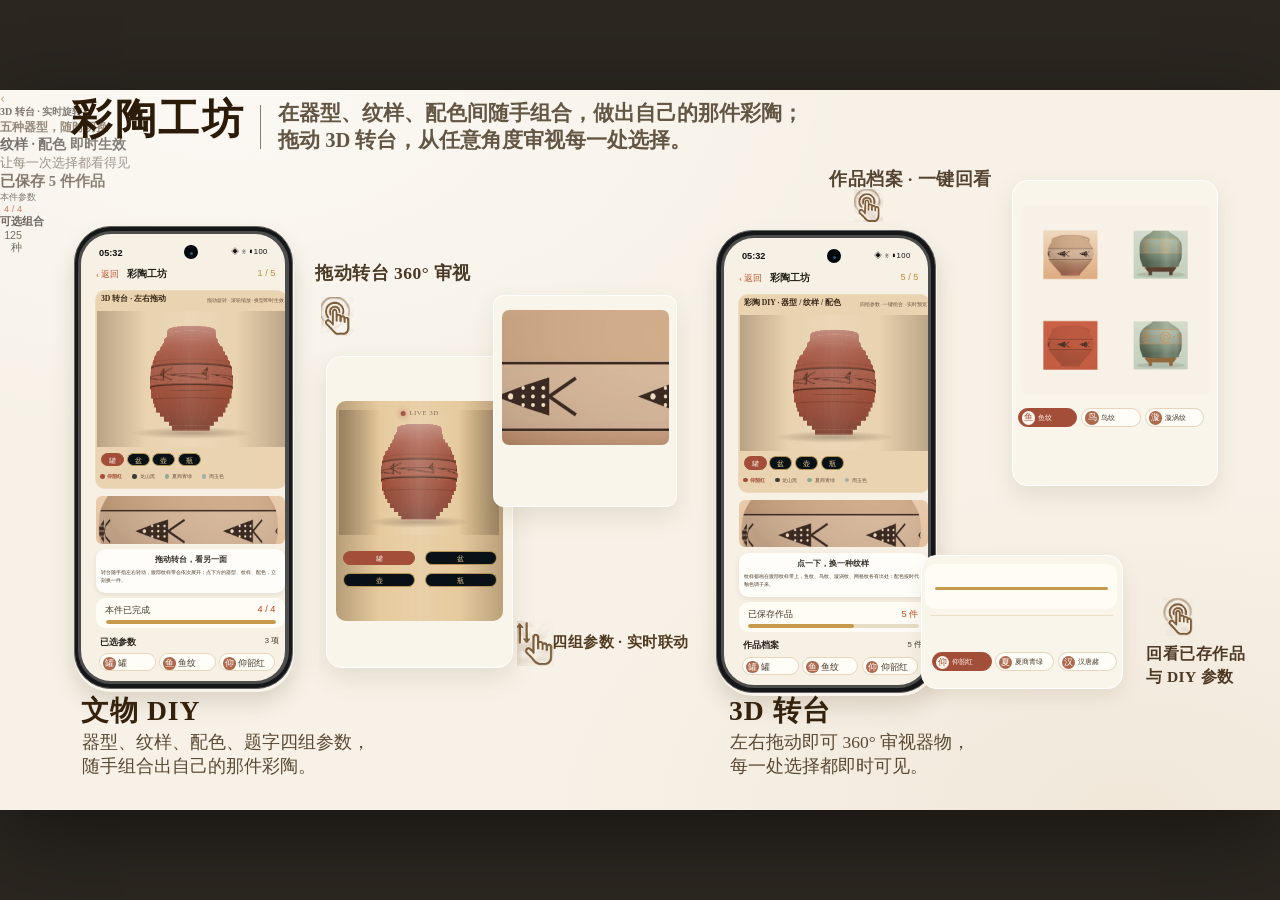
<file: projects/caitao-workshop_ppt169_20261106/index.html>
<!DOCTYPE html>
<html lang="zh-CN">
<head>
<meta charset="utf-8">
<title>彩陶工坊 · 文物 DIY 与 3D 转台</title>
<style>
  *{margin:0;padding:0;box-sizing:border-box;}
  html,body{width:100%;height:100%;background:#2b2620;overflow:hidden;}
  body{display:flex;align-items:center;justify-content:center;
       font-family:SimSun,"Songti SC","Noto Serif SC",serif;}
  #fit{transform-origin:center center;}
  .slide{
    position:relative;width:1280px;height:720px;background:#F7F1E7;overflow:hidden;
    box-shadow:0 24px 80px rgba(0,0,0,.45);
  }
  .slide:before{
    content:"";position:absolute;inset:0;pointer-events:none;
    background:
      radial-gradient(1100px 620px at 18% 0%, rgba(255,255,255,.55), transparent 60%),
      radial-gradient(900px 520px at 88% 100%, rgba(196,168,124,.13), transparent 65%);
  }
  .num{font-family:Arial,Helvetica,sans-serif;}

  /* ---------- 标题 ---------- */
  h1{position:absolute;left:71px;top:5px;font-size:41.3px;font-weight:700;letter-spacing:2.5px;color:#2C1B08;line-height:1.2;}
  .divider{position:absolute;left:260px;top:15px;width:1px;height:44px;background:#8C7B68;}
  .lead{position:absolute;left:278px;font-size:20.6px;font-weight:700;color:#635644;line-height:1.5;white-space:nowrap;}
  .lead.a{top:8px;} .lead.b{top:35px;}

  /* ---------- 手机 ---------- */
  .phone{position:absolute;width:219.7px;height:462.9px;}
  .ph-shadow{position:absolute;left:.8px;top:3.1px;width:219.7px;height:462.9px;background:#FAF5EB;border-radius:36.7px;
             box-shadow:0 10px 22px rgba(90,66,40,.18);}
  .ph-bezel{position:absolute;left:0;top:0;width:219.7px;height:462.9px;background:#151718;border:1px solid #646465;border-radius:36.7px;}
  .ph-ring{position:absolute;left:4.6px;top:4.6px;width:210.5px;height:453.7px;background:#4C4D4C;border-radius:33px;}
  .screen{position:absolute;left:7.6px;top:7.6px;width:204.4px;height:447.6px;background:#F7F0E5;border-radius:30px;overflow:hidden;}
  .s-ab{position:absolute;}

  .s-time{left:18px;top:13.8px;font-size:9.2px;font-weight:700;color:#111;}
  .s-cam{left:103px;top:11.5px;width:13.8px;height:13.8px;border-radius:50%;background:#02090D;}
  .s-cam i{position:absolute;left:6.1px;top:6.6px;width:3.1px;height:3.1px;border-radius:50%;background:#245974;display:block;}
  .s-sig{left:150.4px;top:13px;font-size:7.65px;color:#111;letter-spacing:.4px;}

  .s-back{left:14.9px;top:34.4px;font-size:9.2px;color:#BC562E;}
  .s-title{left:46.3px;top:33.6px;font-size:9.9px;font-weight:700;color:#222017;}
  .s-page{left:176.5px;top:34.4px;font-size:9.2px;color:#BC8B33;}

  .hero{left:13.8px;top:55.9px;width:192.2px;height:199.7px;border-radius:9.5px;
        background:#E9D3B0;overflow:hidden;box-shadow:inset 0 0 0 .6px rgba(255,255,255,.35);}
  .hero-title{left:6.1px;top:4.8px;font-size:7.65px;font-weight:700;color:#3A2716;z-index:3;white-space:nowrap;}
  .hero-sub{left:52.2px;top:7.1px;width:137px;font-size:4.7px;color:#6B5540;text-align:right;z-index:3;}
  .potslot{left:2.3px;top:21.4px;width:188.3px;height:136.2px;}

  .chips{display:flex;gap:2.6px;}
  .chip{height:13.8px;border-radius:6.9px;background:#0A1116;border:.8px solid #B39555;color:#E9CE91;
        font-size:6.9px;line-height:13px;text-align:center;white-space:nowrap;cursor:pointer;
        transition:background .18s,color .18s;}
  .chip.on{background:#A24E38;border-color:#A24E38;color:#FFF6EE;}
  .row-chips{left:19.9px;top:218.8px;}

  .legend{display:flex;gap:10px;align-items:center;}
  .lg{display:flex;align-items:center;gap:2.6px;font-size:5.3px;color:#6B5540;cursor:pointer;white-space:nowrap;}
  .lg i{width:4.6px;height:4.6px;border-radius:50%;display:block;}
  .lg.on{color:#A24E38;font-weight:700;}
  .row-legend{left:19.1px;top:239px;}

  .strip{left:15.3px;top:262.4px;width:189.1px;height:47.4px;border-radius:6px;overflow:hidden;}
  .strip img{width:100%;height:100%;object-fit:cover;display:block;}

  .tip{left:15.3px;top:315.2px;width:189.1px;height:44.4px;background:#FFFDFA;border-radius:9.5px;
       box-shadow:0 2px 5px rgba(120,90,55,.12);}
  .tip-t{left:8.7px;top:6.4px;width:171px;font-size:7.65px;font-weight:700;color:#312B23;text-align:center;}
  .tip-b{left:5px;top:20.4px;width:179px;font-size:4.9px;line-height:1.6;color:#483A29;}

  .prog{left:15.3px;top:364.2px;width:189.1px;height:29.8px;background:#FFFCF5;border-radius:9.5px;}
  .prog-l{left:8.8px;top:6.2px;font-size:9.2px;color:#483A29;}
  .prog-v{left:155px;top:6.2px;width:24px;font-size:9.2px;color:#C6471B;text-align:right;}
  .bar{position:absolute;left:9.2px;top:22.2px;width:170.7px;height:3.8px;background:#E9DCC7;border-radius:2px;overflow:hidden;}
  .bar i{display:block;height:100%;background:#C89B4C;border-radius:2px;}

  .sel-l{left:18.7px;top:401.8px;font-size:9.2px;font-weight:700;color:#28251E;}
  .sel-v{left:180px;top:402.5px;width:18px;font-size:7.65px;color:#483A29;text-align:right;}

  .stamps{left:18.4px;top:419.3px;display:flex;gap:3.5px;}
  .stamp{width:56.3px;height:18.3px;background:#FFFDF8;border:.8px solid #E6D4BB;border-radius:9.15px;position:relative;}
  .stamp b{position:absolute;left:2.8px;top:2.8px;width:12.7px;height:12.7px;border-radius:6.35px;background:#AE694D;
           color:#fff;font-size:9.2px;font-weight:400;line-height:12.7px;text-align:center;}
  .stamp span{position:absolute;left:18px;top:4px;font-size:8.5px;color:#483A29;white-space:nowrap;}
  .underline{left:78.1px;top:448.4px;width:61.2px;height:3.8px;background:#E6DFD4;}
  .home-bar{left:70px;top:449.5px;width:65px;height:3.2px;border-radius:2px;background:#D9CFBE;}

  /* ---------- 卡片 ---------- */
  .card{position:absolute;background:#FAF5EB;border-radius:15.3px;border:.8px solid #FFFFFF;
          box-shadow:0 10px 24px rgba(112,84,52,.13);}
  .card.mini{border-radius:10.6px;}

  .m-arrow{left:337px;top:277px;font-size:15.3px;color:#A67335;line-height:1;}
  .m-head{left:356px;top:283px;font-size:10px;font-weight:700;color:#302617;white-space:nowrap;}
  .m-inner{position:absolute;left:336.1px;top:311.4px;width:166.9px;height:219.6px;border-radius:10px;background:#E7CB9F;overflow:hidden;}
  .m-potslot{left:3px;top:8.4px;width:160px;height:125.3px;}
  .m-chips{position:absolute;left:343px;top:461.3px;display:grid;grid-template-columns:72.7px 72px;gap:8.1px 9px;}
  .mchip{height:25.2px;border-radius:12.6px;background:#080E12;border:.9px solid #B48840;color:#E2C58C;
         font-size:13.1px;line-height:24px;text-align:center;cursor:pointer;transition:.18s;}
  .mchip.on{background:#A24E38;border-color:#A24E38;color:#FFF6EE;}
  .mcap{left:360.9px;top:544px;font-size:12.2px;font-weight:700;color:#55412A;}

  .s-pic{position:absolute;left:502.3px;top:220.3px;width:166.9px;height:134.7px;border-radius:7px;overflow:hidden;}
  .s-pic img{width:100%;height:100%;object-fit:cover;display:block;}
  .s-t1{left:505.6px;top:362px;font-size:13.8px;font-weight:700;color:#30251A;white-space:nowrap;}
  .s-t2{left:511px;top:386px;font-size:13.1px;color:#62533F;white-space:nowrap;}

  .r-pic{position:absolute;left:1020.9px;top:114.8px;width:189.1px;height:189.8px;border-radius:7px;overflow:hidden;}
  .r-pic img{width:100%;height:100%;object-fit:cover;display:block;}
  .r-chips{position:absolute;left:1017.9px;top:317.5px;display:flex;gap:4.2px;}
  .rchip{width:59.4px;height:19.3px;background:#FFFDF8;border:.8px solid #E6D4BB;border-radius:9.65px;position:relative;cursor:pointer;transition:.18s;}
  .rchip b{position:absolute;left:2.9px;top:2.9px;width:13.4px;height:13.4px;border-radius:6.7px;background:#AE694D;color:#fff;
           font-size:9.2px;font-weight:400;line-height:13.4px;text-align:center;}
  .rchip span{position:absolute;left:19px;top:4.3px;font-size:7.4px;color:#483A29;white-space:nowrap;}
  .rchip.on{background:#A24E38;border-color:#A24E38;}
  .rchip.on span{color:#FFF6EE;}
  .rchip.on b{background:#FFF6EE;color:#A24E38;}
  .r-cap{left:1046.5px;top:357px;font-size:14.5px;font-weight:700;color:#453522;white-space:nowrap;}

  .p-card{position:absolute;left:920.9px;top:464.8px;width:202.2px;height:133.9px;background:#FAF5EB;
          border-radius:15.3px;border:.8px solid #fff;box-shadow:0 8px 18px rgba(112,84,52,.10);}
  .p-inner{position:absolute;left:925.4px;top:474.2px;width:191.4px;height:45.1px;background:#FFFCF5;border-radius:10px;}
  .p-l{left:934.1px;top:480.6px;font-size:9.2px;color:#483A29;}
  .p-v{left:1090px;top:480.6px;width:22px;font-size:9.2px;color:#C6471B;text-align:right;}
  .p-bar{position:absolute;left:934.5px;top:496.6px;width:173px;height:3.8px;background:#E9DCC7;border-radius:2px;overflow:hidden;}
  .p-bar i{display:block;height:100%;width:100%;background:#C89B4C;}
  .p-line{position:absolute;left:929.9px;top:524.8px;width:183px;height:.8px;background:#EBDFC9;}
  .p-t1{left:934.3px;top:532.6px;font-size:11.4px;font-weight:700;color:#342A1E;white-space:nowrap;}
  .p-t2{left:1090px;top:533.6px;width:22px;font-size:10.7px;color:#483A29;text-align:right;}
  .p-chips{position:absolute;left:932.2px;top:561.7px;display:flex;gap:3.5px;}
  .pchip{width:57.6px;height:18.7px;background:#FFFDF8;border:.8px solid #E6D4BB;border-radius:9.35px;position:relative;}
  .pchip b{position:absolute;left:2.9px;top:2.9px;width:13px;height:13px;border-radius:6.5px;background:#AE694D;color:#fff;
           font-size:9.2px;font-weight:400;line-height:13px;text-align:center;}
  .pchip span{position:absolute;left:18px;top:4px;font-size:7.6px;color:#483A29;white-space:nowrap;}

  /* ---------- 浮层标注 ---------- */
  .ann{position:absolute;font-size:17.5px;font-weight:700;line-height:1.5;letter-spacing:.5px;white-space:nowrap;}
  .ann.a1{left:315px;top:170px;color:#4A3924;}
  .ann.a2{left:829px;top:76px;color:#554331;}
  .ann.a3{left:552px;top:541px;color:#513B20;font-size:14.7px;}
  .ann.a4{left:1146px;top:552px;color:#4D3923;font-size:15.5px;}
  .hand{position:absolute;opacity:.92;}

  /* ---------- 底部文案 ---------- */
  .cap{position:absolute;font-size:27.6px;font-weight:700;color:#35220C;letter-spacing:1px;}
  .cap.a{left:81px;top:602px;} .cap.b{left:729px;top:602px;}
  .cd{position:absolute;font-size:17.5px;color:#5B4933;line-height:1.32;white-space:nowrap;}
  .cd.a1{left:82px;top:641px;} .cd.a2{left:82px;top:665px;}
  .cd.b1{left:730px;top:641px;} .cd.b2{left:730px;top:665px;}

  /* ---------- 3D 转台 ---------- */
  .potview{position:absolute;perspective:520px;perspective-origin:50% 46%;user-select:none;touch-action:none;cursor:grab;}
  .potview.drag{cursor:grabbing;}
  .stage{position:absolute;inset:0;transform-style:preserve-3d;transform:rotateX(6deg) rotateY(0deg);}
  .plane{position:absolute;left:50%;top:0;transform-origin:50% 50%;backface-visibility:visible;
          background-repeat:repeat;will-change:transform;}
  .shade{position:absolute;inset:0;pointer-events:none;border-radius:inherit;
    background:linear-gradient(90deg,rgba(58,40,20,.28),rgba(58,40,20,0) 26%,rgba(255,255,255,.10) 50%,rgba(58,40,20,0) 74%,rgba(58,40,20,.26));}
  .floor{position:absolute;left:50%;bottom:6%;width:64%;height:9%;transform:translateX(-50%);border-radius:50%;
         background:radial-gradient(closest-side,rgba(74,52,30,.38),rgba(74,52,30,0));pointer-events:none;}
  .dragpill{position:absolute;left:50%;bottom:6px;transform:translateX(-50%);padding:3px 9px;border-radius:12px;
            background:rgba(255,253,248,.82);color:#6B5433;font-size:8px;letter-spacing:.6px;white-space:nowrap;
            pointer-events:none;box-shadow:0 1px 4px rgba(90,64,36,.18);}
  .live{position:absolute;left:50%;top:8px;transform:translateX(-50%);display:flex;align-items:center;gap:4px;
         font-size:7px;color:#7A6242;letter-spacing:.5px;}
  .live i{width:5px;height:5px;border-radius:50%;background:#A24E38;box-shadow:0 0 6px #A24E38;animation:bp 1.6s infinite;}
  @keyframes bp{0%,100%{opacity:.25}50%{opacity:1}}
</style>
</head>
<body>
<div id="fit">
 <div class="slide">
   <h1>彩陶工坊</h1>
   <div class="divider"></div>
   <div class="lead a">在器型、纹样、配色间随手组合，做出自己的那件彩陶；</div>
   <div class="lead b">拖动 3D 转台，从任意角度审视每一处选择。</div>

   <!-- 左手机 -->
   <div class="phone" id="ph1" style="left:73.5px;top:136.2px">
     <div class="ph-shadow"></div><div class="ph-bezel"></div><div class="ph-ring"></div>
     <div class="screen">
       <div class="s-ab s-time num">05:32</div>
       <div class="s-ab s-cam"><i></i></div>
       <div class="s-ab s-sig num">◈ ≋ ▮100</div>
       <div class="s-ab s-back">‹ 返回</div>
       <div class="s-ab s-title">彩陶工坊</div>
       <div class="s-ab s-page num">1 / 5</div>

       <div class="s-ab hero">
         <div class="s-ab hero-title" data-t="heroTitle">3D 转台 · 左右拖动</div>
         <div class="s-ab hero-sub" data-t="heroSub">拖动旋转 · 滚轮缩放 · 换型即时生效</div>
         <div class="s-ab potslot" data-pot="ph1"></div>
       </div>

       <div class="s-ab chips row-chips" data-chips="shape"></div>
       <div class="s-ab legend row-legend" data-chips="glaze"></div>

       <div class="s-ab strip"><img src="[data-uri]" alt="纹样特写"></div>

       <div class="s-ab tip">
         <div class="s-ab tip-t">拖动转台，看另一面</div>
         <div class="s-ab tip-b">转台随手指左右转动，腹部纹样带会依次展开；点下方的器型、纹样、配色，立刻换一件。</div>
       </div>

       <div class="s-ab prog">
         <div class="s-ab prog-l" data-t="progL">本件已完成</div>
         <div class="s-ab prog-v num" data-t="progV">4 / 4</div>
         <div class="s-ab bar"><i style="width:100%"></i></div>
       </div>

       <div class="s-ab sel-l">已选参数</div>
       <div class="s-ab sel-v num">3 项</div>
       <div class="s-ab stamps" data-stamps="1"></div>
       <div class="s-ab home-bar"></div>
     </div>
   </div>

   <!-- 右手机 -->
   <div class="phone" id="ph2" style="left:716.4px;top:140.1px">
     <div class="ph-shadow"></div><div class="ph-bezel"></div><div class="ph-ring"></div>
     <div class="screen">
       <div class="s-ab s-time num">05:32</div>
       <div class="s-ab s-cam"><i></i></div>
       <div class="s-ab s-sig num">◈ ≋ ▮100</div>
       <div class="s-ab s-back">‹ 返回</div>
       <div class="s-ab s-title">彩陶工坊</div>
       <div class="s-ab s-page num">5 / 5</div>

       <div class="s-ab hero">
         <div class="s-ab hero-title">彩陶 DIY · 器型 / 纹样 / 配色</div>
         <div class="s-ab hero-sub">四组参数 · 一键组合 · 实时预览</div>
         <div class="s-ab potslot" data-pot="ph2"></div>
       </div>

       <div class="s-ab chips row-chips" data-chips="shape"></div>
       <div class="s-ab legend row-legend" data-chips="glaze"></div>

       <div class="s-ab strip"><img src="[data-uri]" alt="纹样特写"></div>

       <div class="s-ab tip">
         <div class="s-ab tip-t">点一下，换一种纹样</div>
         <div class="s-ab tip-b">纹样都画在腹部纹样带上，鱼纹、鸟纹、漩涡纹、网格纹各有出处；配色按时代釉色调子来。</div>
       </div>

       <div class="s-ab prog">
         <div class="s-ab prog-l">已保存作品</div>
         <div class="s-ab prog-v num" style="color:#C6471B">5 件</div>
         <div class="s-ab bar"><i style="width:62%"></i></div>
       </div>

       <div class="s-ab sel-l">作品档案</div>
       <div class="s-ab sel-v num">5 件</div>
       <div class="s-ab stamps" data-stamps="2"></div>
       <div class="s-ab home-bar"></div>
     </div>
   </div>

   <!-- 中间 3D 转台卡 -->
   <div class="card" style="left:326.1px;top:266.2px;width:186.8px;height:312.1px"></div>
   <div class="ann a1">拖动转台 360° 审视</div>
   <div class="m-arrow">‹</div>
   <div class="m-head">3D 转台 · 实时旋转</div>
   <div class="m-inner">
     <div class="s-ab m-potslot" data-pot="mid" style="position:absolute"></div>
     <div class="live"><i></i>LIVE 3D</div>
     <div class="s-ab shade" style="border-radius:0"></div>
   </div>
   <div class="m-chips" data-chips="shapeBig"></div>
   <div class="mcap">五种器型，随时切换</div>
   <img class="hand" src="[data-uri]" style="left:321px;top:207px;width:33px">

   <!-- 纹样 / 配色卡 -->
   <div class="card mini" style="left:492.9px;top:205.2px;width:184.6px;height:212px"></div>
   <div class="s-pic"><img src="[data-uri]" alt="纹样带特写"></div>
   <div class="s-t1">纹样 · 配色 即时生效</div>
   <div class="s-t2">让每一次选择都看得见</div>
   <div class="ann a3">四组参数 · 实时联动</div>
   <img class="hand" src="[data-uri]" style="left:517px;top:531px;width:37px">

   <!-- 作品档案卡 -->
   <div class="card" style="left:1011.7px;top:89.5px;width:206.7px;height:306.2px"></div>
   <div class="r-pic"><img src="[data-uri]" alt="作品档案"></div>
   <div class="r-chips" data-chips="pattern"></div>
   <div class="r-cap">已保存 5 件作品</div>
   <div class="ann a2">作品档案 · 一键回看</div>
   <img class="hand" src="[data-uri]" style="left:854px;top:99px;width:29px">

   <!-- 参数进度卡 -->
   <div class="p-card"></div>
   <div class="p-inner"></div>
   <div class="p-l">本件参数</div>
   <div class="p-v num">4 / 4</div>
   <div class="p-bar"><i></i></div>
   <div class="p-line"></div>
   <div class="p-t1">可选组合</div>
   <div class="p-t2 num">125 种</div>
   <div class="p-chips" data-chips="saveGlaze"></div>
   <div class="ann a4">回看已存作品<br>与 DIY 参数</div>
   <img class="hand" src="[data-uri]" style="left:1163px;top:508px;width:30px">

   <!-- 底部文案 -->
   <div class="cap a">文物 DIY</div>
   <div class="cd a1">器型、纹样、配色、题字四组参数，</div>
   <div class="cd a2">随手组合出自己的那件彩陶。</div>
   <div class="cap b">3D 转台</div>
   <div class="cd b1">左右拖动即可 360° 审视器物，</div>
   <div class="cd b2">每一处选择都即时可见。</div>
 </div>
</div>

<script>
/* ================= 数据 ================= */
const SHAPES = ['罐','盆','壶','瓶'];
const SHAPES_ALL = ['罐','盆','壶','瓶','鼎式'];
const PATTERNS = ['鱼纹','鸟纹','漩涡纹','网格纹','锯齿纹'];
const GLAZES = ['仰韶红','龙山黑','夏商青绿','周玉色','汉唐赭'];
const GLAZE_HEX = {'仰韶红':'#A24E38','龙山黑':'#3E3A32','夏商青绿':'#8FAA8E','周玉色':'#9DB3A6','汉唐赭':'#B4814C'};
const PATTERN_FOR = {'鱼纹':'鱼纹','鸟纹':'鸟纹','漩涡纹':'漩涡纹','网格纹':'网格纹','锯齿纹':'锯齿纹'};
const PROFILE = {
  '罐':[[0,.36],[.06,.46],[.18,.72],[.34,.86],[.48,.9],[.62,.87],[.74,.76],[.84,.62],[.93,.54],[1,.52]],
  '盆':[[0,.44],[.05,.5],[.28,.64],[.5,.76],[.72,.86],[.9,.94],[1,1]],
  '壶':[[0,.4],[.06,.5],[.24,.74],[.44,.9],[.58,.86],[.7,.56],[.82,.36],[.93,.33],[1,.37]],
  '瓶':[[0,.32],[.05,.42],[.2,.6],[.4,.78],[.55,.85],[.7,.6],[.82,.3],[.9,.26],[1,.28]],
  '鼎式':[[0,.4],[.08,.56],[.3,.86],[.6,.88],[.82,.82],[.94,.9],[1,.92]]
};

const STATE = {shape:'罐', pattern:'鱼纹', glaze:'仰韶红'};

/* ================= 纹样贴图 ================= */
const texCache = {};
function drawMotif(g, type, n){
  const bw = 900 / n;                 // 单元宽
  const cx = (i)=> i*bw + bw/2;
  g.strokeStyle = 'rgba(58,34,18,.9)';
  g.fillStyle = 'rgba(58,34,18,.9)';
  g.lineWidth = 4;
  for (let i=0;i<n;i++){
    const x = cx(i), y = 290, s = bw*0.42;
    if (type==='鱼纹'){
      g.beginPath();
      g.moveTo(x-s*.9,y); g.lineTo(x+s*.9,y); g.lineTo(x+s*1.15,y-s*.5); g.lineTo(x+s*1.15,y+s*.5);
      g.closePath(); g.stroke();
      g.beginPath(); g.moveTo(x+s*.95,y); g.lineTo(x+s*1.7,y-s*.55); g.moveTo(x+s*.95,y); g.lineTo(x+s*1.7,y+s*.55); g.stroke();
      g.beginPath(); g.arc(x-s*.5,y,2.6,0,7); g.fill();
      for (let r=-1;r<=1;r++) for (let c=0;c<4;c++){
        g.beginPath(); g.arc(x-s*.2+c*s*.28, y+r*s*.28, 1.6,0,7); g.fill();
      }
    } else if (type==='鸟纹'){
      g.beginPath(); g.moveTo(x-s,y+s*.5); g.quadraticCurveTo(x,y-s*1.1,x+s,y+s*.5); g.stroke();
      g.beginPath(); g.moveTo(x-s*.9,y+s*.2); g.quadraticCurveTo(x,y-s*.5,x+s*.9,y+s*.2); g.stroke();
      g.beginPath(); g.arc(x-s*.15,y+s*.35,2.4,0,7); g.fill();
    } else if (type==='漩涡纹'){
      g.beginPath();
      for (let a=0;a<Math.PI*4.6;a+=0.12){
        const r = 2 + a*s*0.10;
        const px = x + Math.cos(a)*r*0.55, py = y + Math.sin(a)*r*0.42;
        a===0 ? g.moveTo(px,py) : g.lineTo(px,py);
      }
      g.stroke();
    } else if (type==='网格纹'){
      for (let k=-2;k<=2;k++){
        g.beginPath(); g.moveTo(x-s,y+k*s*.28); g.lineTo(x+s,y+k*s*.28); g.stroke();
        g.beginPath(); g.moveTo(x+k*s*.32,y-s*.6); g.lineTo(x+k*s*.32,y+s*.6); g.stroke();
      }
    } else {
      g.beginPath();
      for (let k=-2;k<=2;k++){
        g.moveTo(x-s,y+k*s*.4); g.lineTo(x,y+k*s*.4-s*.3); g.lineTo(x+s,y+k*s*.4);
      }
      g.stroke();
    }
  }
}
function makeTexture(pattern, glaze){
  const key = pattern+'|'+glaze;
  if (texCache[key]) return texCache[key];
  const W=900, H=600, c=document.createElement('canvas');
  c.width=W; c.height=H;
  const g=c.getContext('2d');
  const base = GLAZE_HEX[glaze];
  g.fillStyle = base; g.fillRect(0,0,W,H);

  // 明暗：口沿提亮、底部压暗
  let gr = g.createLinearGradient(0,0,0,H);
  gr.addColorStop(0,'rgba(255,255,255,.30)');
  gr.addColorStop(.18,'rgba(255,255,255,.10)');
  gr.addColorStop(.55,'rgba(0,0,0,0)');
  gr.addColorStop(.86,'rgba(0,0,0,.14)');
  gr.addColorStop(1,'rgba(0,0,0,.24)');
  g.fillStyle = gr; g.fillRect(0,0,W,H);

  // 腹部纹样带（两道界线）
  g.fillStyle = 'rgba(255,255,255,.07)';
  g.fillRect(0,232,W,116);
  g.strokeStyle='rgba(52,32,16,.92)'; g.lineWidth=7;
  g.beginPath(); g.moveTo(0,232); g.lineTo(W,232); g.stroke();
  g.beginPath(); g.moveTo(0,348); g.lineTo(W,348); g.stroke();
  g.lineWidth=2.4; g.strokeStyle='rgba(52,32,16,.42)';
  g.beginPath(); g.moveTo(0,206); g.lineTo(W,206); g.stroke();
  g.beginPath(); g.moveTo(0,420); g.lineTo(W,420); g.stroke();

  drawMotif(g, pattern, 6);

  // 轻微竖向肌理
  for (let i=0;i<90;i++){
    const x = Math.random()*W;
    g.strokeStyle = 'rgba(255,255,255,'+(Math.random()*0.05)+')';
    g.lineWidth = 1 + Math.random()*2;
    g.beginPath(); g.moveTo(x,0); g.lineTo(x,H); g.stroke();
  }
  const url = c.toDataURL('image/jpeg',.86);
  texCache[key] = url;
  return url;
}

/* ================= 3D 车削体 ================= */
function buildVessel(host, st){
  const w = host.clientWidth, h = host.clientHeight;
  host.innerHTML='';
  host.classList.add('potview');
  const floor = document.createElement('div');
  floor.className='floor';
  const stage = document.createElement('div');
  stage.className='stage';
  const shade = document.createElement('div');
  shade.className='shade';
  const tex = makeTexture(st.pattern, st.glaze);

  const prof = PROFILE[st.shape] || PROFILE['罐'];
  const potH = h*0.74;
  const rMaxPx = Math.min(w, h)*0.34;
  const N = 26, ROWS = 22;
  const topPad = (h - potH)*0.52;

  for (let r=0;r<ROWS;r++){
    const t0 = r/ROWS, t1=(r+1)/ROWS;
    // 线性取样：在 profile 上取半径
    const radiusAt=(t)=>{
      for (let i=0;i<prof.length-1;i++){
        const [a,ra]=prof[i], [b,rb]=prof[i+1];
        if (t>=a && t<=b) return ra + (rb-ra)*((t-a)/(b-a||1));
      }
      return prof[prof.length-1][1];
    };
    const rm = radiusAt((t0+t1)/2);
    const rpx = rm*rMaxPx;
    const pw = 2*Math.PI*rpx/N;
    const ph = (t1-t0)*potH;
    const top = (1-t1)*potH;
    for (let k=0;k<N;k++){
      const p = document.createElement('div');
      p.className='plane';
      const ang = k*360/N;
      p.style.width = (pw+1.2)+'px';
      p.style.height = (ph+0.8)+'px';
      p.style.top = top+'px';
      p.style.marginLeft = (-(pw+1.2)/2)+'px';
      p.style.transform = `rotateY(${ang}deg) translateZ(${rpx}px)`;
      p.style.backgroundImage = `url(${tex})`;
      p.style.backgroundSize = `${(N*(pw+1.2))}px ${potH}px`;
      p.style.backgroundPosition = `${-k*(pw+1.2)}px ${-top}px`;
      stage.appendChild(p);
    }
  }
  const wrap = document.createElement('div');
  wrap.style.cssText = `position:absolute;inset:0;transform:translateY(${topPad}px);transform-style:preserve-3d;`;
  wrap.appendChild(stage);
  host.appendChild(floor);
  host.appendChild(wrap);
  host.appendChild(shade);

  let angle = 28, dragging=false, lastX=0, idle=0, last=performance.now();
  const apply=()=>{ stage.style.transform = `rotateX(6deg) rotateY(${angle}deg)`; };
  apply();

  host.onpointerdown = (e)=>{
    dragging=true; lastX=e.clientX; host.classList.add('drag');
    host.setPointerCapture(e.pointerId);
  };
  host.onpointermove = (e)=>{
    if(!dragging) return;
    angle += (e.clientX-lastX)*0.8; lastX=e.clientX; apply(); idle=0;
  };
  host.onpointerup = host.onpointercancel = ()=>{ dragging=false; host.classList.remove('drag'); };

  const tick=(t)=>{
    const dt = Math.min(40, t-last); last=t;
    if(!dragging){ idle+=dt; if(idle>1400){ angle += dt*0.022; apply(); } }
    if(host.__live!==false) requestAnimationFrame(tick);
  };
  host.__live = true;
  requestAnimationFrame(tick);
}

/* ================= 页面装配 ================= */
const viewers=[];
function pots(){ return [...document.querySelectorAll('[data-pot]')].map(el=>({el,key:el.dataset.pot})); }

function renderPots(){
  pots().forEach(({el})=> buildVessel(el, STATE));
  document.querySelectorAll('[data-stamps]').forEach(s=>{
    const items=[STATE.shape, STATE.pattern, STATE.glaze];
    s.innerHTML = items.map((t,i)=>{
      const badge = t[0];
      return `<div class="stamp"><b>${badge}</b><span>${t}</span></div>`;
    }).join('');
  });
  syncChips();
}

function chipsRow(kind){
  const map = {
    shape: SHAPES, shapeBig: SHAPES, pattern: PATTERNS.slice(0,3),
    glaze: ['仰韶红','龙山黑','夏商青绿','周玉色'],
    saveGlaze: ['仰韶红','夏商青绿','汉唐赭']
  };
  return map[kind] || [];
}
function isActive(kind, name){
  if(kind==='shape'||kind==='shapeBig') return STATE.shape===name;
  if(kind==='pattern') return STATE.pattern===name;
  if(kind==='glaze'||kind==='saveGlaze') return STATE.glaze===name;
  return false;
}
function buildChips(){
  document.querySelectorAll('[data-chips]').forEach(box=>{
    const kind = box.dataset.chips;
    const items = chipsRow(kind);
    if(kind==='glaze'){
      box.innerHTML = items.map(n=>`<div class="lg" data-k="${kind}" data-n="${n}"><i style="background:${GLAZE_HEX[n]}"></i>${n}</div>`).join('');
    } else if(kind==='pattern' || kind==='saveGlaze'){
      box.innerHTML = items.map(n=>`<div class="rchip" data-k="${kind}" data-n="${n}"><b>${n[0]}</b><span>${n}</span></div>`).join('');
    } else {
      box.innerHTML = items.map(n=>`<div class="chip" data-k="${kind}" data-n="${n}" style="width:${kind==='shapeBig'?'72px':'auto'};padding:0 7px">${n}</div>`).join('');
    }
  });
}
function syncChips(){
  document.querySelectorAll('[data-k]').forEach(el=>{
    el.classList.toggle('on', isActive(el.dataset.k, el.dataset.n));
  });
}
function bindChips(){
  document.querySelectorAll('[data-k]').forEach(el=>{
    el.onclick=()=>{
      const n = el.dataset.n;
      if(el.dataset.k==='shape'||el.dataset.k==='shapeBig') STATE.shape=n;
      else if(el.dataset.k==='pattern') STATE.pattern=n;
      else STATE.glaze=n;
      renderPots();
    };
  });
}

/* 缩放到窗口 */
function fit(){
  const s = Math.min(window.innerWidth/1280, window.innerHeight/720);
  document.getElementById('fit').style.transform = `scale(${s})`;
}
window.addEventListener('resize', fit);

buildChips();
bindChips();
renderPots();
fit();
</script>
</body>
</html>
</file>
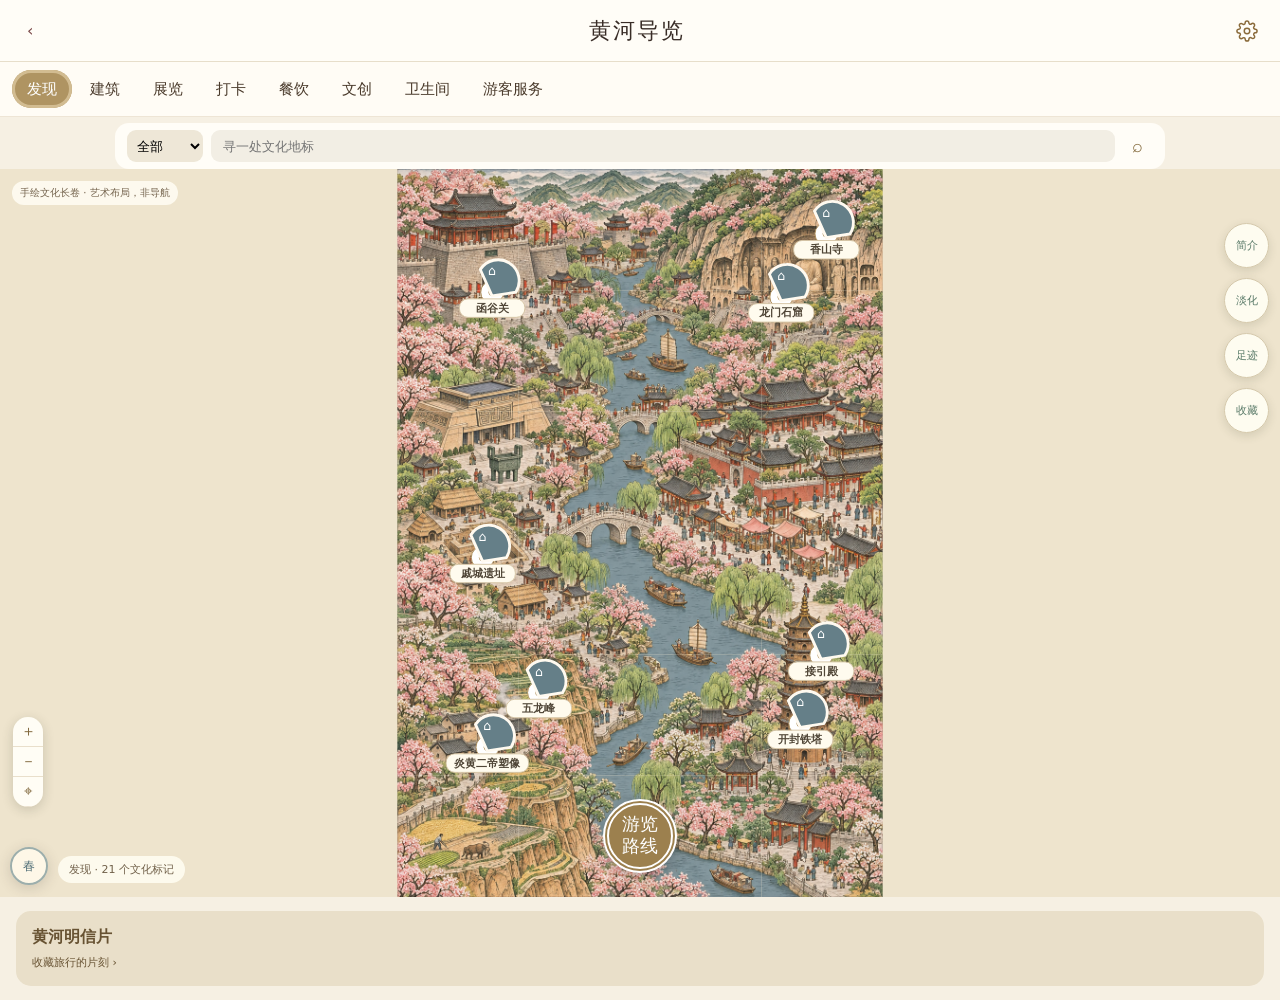
<file: entry/src/main/resources/rawfile/experience/index.html>
<!doctype html><html lang="zh"><meta charset="utf-8"><meta name="viewport" content="width=device-width,initial-scale=1,user-scalable=no"><title>黄河续响平台</title>
<style>
*{box-sizing:border-box}body{margin:0;background:#f8f3e8;color:#392d27;font:16px system-ui}button,input,select,textarea{font:inherit}button{border:0;border-radius:24px;padding:12px 18px;background:#ac8d59;color:white;cursor:pointer}header{display:flex;align-items:center;justify-content:space-between;padding:16px;background:#fffcf5}h1{font:26px Georgia,serif;margin:0}h2{font:26px Georgia,serif}small,.muted{color:#8b7a66;font-size:12px;line-height:1.7}.tabs{display:flex;gap:8px;overflow:auto;padding:12px;background:#fffcf5;position:sticky;top:0;z-index:4}.tabs button{white-space:nowrap;background:transparent;color:#4a3a2b;padding:9px 16px}.tabs button.active{background:#af9462;color:#fff;box-shadow:inset 0 0 0 3px #d2bc91}main{min-height:80vh}.pad{padding:20px}.card{padding:20px;border-radius:18px;background:#fffaf0;margin-bottom:14px}.hero{background:linear-gradient(125deg,#e5c18c,#f6e8c9);padding:26px;border-radius:20px;overflow:hidden}.map{height:62vh;min-height:370px;position:relative;overflow:hidden;background:#e9ead8;touch-action:none}.map svg{width:100%;height:100%}.map .badge{position:absolute;left:12px;top:12px;padding:7px;background:#fff9e8e8;font-size:11px;max-width:75%;z-index:2}.tools{position:absolute;right:10px;top:65px;display:grid;gap:12px;z-index:2}.tools button{background:#fff;color:#9a7b43;border:2px solid #ddcca9;border-radius:50%;width:54px;height:54px;padding:0;font-size:12px;box-shadow:0 4px 10px #0002}.routeBtn{position:absolute;bottom:18px;left:50%;transform:translateX(-50%);width:94px;height:94px;border-radius:50%;border:6px double #fff;font:23px Georgia;background:#ae9161;box-shadow:0 5px 15px #0003}.pin{cursor:pointer}.pin circle{fill:#fff;stroke:#ac8d59;stroke-width:2}.pin text{font-size:12px;text-anchor:middle}.pin .label{fill:#fff;font-size:11px}.path{stroke-dasharray:12 8;animation:flow 4s linear infinite}@keyframes flow{to{stroke-dashoffset:-80}}.grid{display:grid;grid-template-columns:repeat(2,1fr);gap:14px}.record{border-radius:12px;background:#172536;overflow:hidden;position:relative;color:#fff}.record img{width:100%;height:130px;object-fit:cover}.record .plus{position:absolute;left:10px;top:10px;padding:0;width:32px;height:32px;background:#0008;font-size:25px}.record section{padding:16px}.night{background:#091421;color:#e6efec;min-height:100vh}.night .map{background:#102c37}.night h2{color:#fff}.night .card{background:#142535}.sheet{position:fixed;inset:0;background:#0008;display:flex;align-items:end;z-index:20}.sheet>section{background:#f8f3e8;border-radius:26px 26px 0 0;padding:24px;width:100%;max-height:85vh;overflow:auto}.sheet input,.sheet textarea,input,select{padding:12px;border:1px solid #d8c5a3;border-radius:12px;max-width:100%;background:#fffdf6}.discover{display:flex;overflow:auto;gap:20px;padding:28px;scroll-snap-type:x mandatory}.discover article{flex:0 0 87%;height:65vh;border-radius:16px;background:linear-gradient(0deg,#340b0ee6,#4b140133),url('hero.png') center/cover;color:#fff;padding:30px;display:flex;flex-direction:column;justify-content:space-between;scroll-snap-align:center}.discover article:nth-child(2){background:linear-gradient(145deg,#1a3946,#8b7146)}.discover h2{writing-mode:vertical-rl;letter-spacing:10px;font-size:38px;align-self:end}.row{display:flex;gap:10px;align-items:center;justify-content:space-between}.toast{position:fixed;bottom:30px;left:10%;width:80%;background:#342b25ed;color:#fff;padding:15px;border-radius:14px;z-index:40}.miniMap{height:170px;transform:perspective(500px) rotateX(25deg);animation:drift 7s ease-in-out infinite alternate}@keyframes drift{to{transform:perspective(500px) rotateX(35deg) translateY(-7px)}}#three{height:65vh;touch-action:none}canvas{max-width:100%}#cardCanvas{border-radius:12px;width:100%}.danger{color:#a64236}a{color:#967138}@media(prefers-reduced-motion:reduce){*{animation:none!important}}
</style><link rel="stylesheet" href="atlas.css">
<header><button onclick="back()" style="background:transparent;color:#744">‹</button><h1 id="title">黄河文化导览</h1><button class="settings-btn" onclick="settings()" aria-label="设置"><svg viewBox="0 0 24 24" width="22" height="22" aria-hidden="true"><circle cx="12" cy="12" r="3" fill="none" stroke="#8a6a3a" stroke-width="1.6"/><path d="M19.4 15a1.65 1.65 0 0 0 .33 1.82l.06.06a2 2 0 0 1 0 2.83 2 2 0 0 1-2.83 0l-.06-.06a1.65 1.65 0 0 0-1.82-.33 1.65 1.65 0 0 0-1 1.51V21a2 2 0 0 1-2 2 2 2 0 0 1-2-2v-.09A1.65 1.65 0 0 0 9 19.4a1.65 1.65 0 0 0-1.82.33l-.06.06a2 2 0 0 1-2.83 0 2 2 0 0 1 0-2.83l.06-.06a1.65 1.65 0 0 0 .33-1.82 1.65 1.65 0 0 0-1.51-1H3a2 2 0 0 1-2-2 2 2 0 0 1 2-2h.09A1.65 1.65 0 0 0 4.6 9a1.65 1.65 0 0 0-.33-1.82l-.06-.06a2 2 0 0 1 0-2.83 2 2 0 0 1 2.83 0l.06.06a1.65 1.65 0 0 0 1.82.33H9a1.65 1.65 0 0 0 1-1.51V3a2 2 0 0 1 2-2 2 2 0 0 1 2 2v.09a1.65 1.65 0 0 0 1 1.51 1.65 1.65 0 0 0 1.82-.33l.06-.06a2 2 0 0 1 2.83 0 2 2 0 0 1 0 2.83l-.06.06a1.65 1.65 0 0 0-.33 1.82V9a1.65 1.65 0 0 0 1.51 1H21a2 2 0 0 1 2 2 2 2 0 0 1-2 2h-.09a1.65 1.65 0 0 0-1.51 1z" fill="none" stroke="#8a6a3a" stroke-width="1.6" stroke-linecap="round" stroke-linejoin="round"/></svg></button></header><main id="app"></main><div id="overlay"></div>
<script src="atlas-data.js"></script><script src="season-layout.js"></script><script src="atlas.js"></script><script>
const app=document.querySelector('#app'),overlay=document.querySelector('#overlay');
const cats=['发现','建筑','展览','打卡','餐饮','文创','卫生间','游客服务'];
const icons=['✦','⌂','♜','⚑','♨','▣','WC','i'];
let mode='map',category='发现',city='全部',selectedRoute=-1,map=null,scale=1,offset={x:0,y:0};
let records=read('hh-footprints',[]),favorites=read('hh-map-favorites',[]);
function read(k,d){try{return JSON.parse(localStorage.getItem(k))??d}catch{return d}}
function persist(){localStorage.setItem('hh-footprints',JSON.stringify(records));localStorage.setItem('hh-map-favorites',JSON.stringify(favorites))}
function esc(s){return String(s).replace(/[&<>"']/g,c=>({'&':'&amp;','<':'&lt;','>':'&gt;','"':'&quot;',"'":'&#39;'}[c]))}
function toast(t){let el=document.createElement('div');el.className='toast';el.textContent=t;document.body.append(el);setTimeout(()=>el.remove(),3500)}
function back(){if(mode==='map'||mode==='travel'||mode==='model'){if(window.Native)Native.back();else show('travel')}else show('map')}
function sheet(html){overlay.innerHTML='<div class="sheet"><section><button style="float:right" onclick="closeSheet()">×</button>'+html+'</section></div>';overlay.firstChild.onclick=e=>{if(e.target===overlay.firstChild)closeSheet()}}
function closeSheet(){overlay.innerHTML=''}
function show(m){mode=m;closeSheet();document.body.classList.toggle('night',m==='footprints');document.querySelector('#title').textContent={travel:'游黄河',map:'黄河导览',footprints:'黄河足迹',model:'数字文物 · 360°'}[m];if(m==='travel')travel();if(m==='map')mapPage();if(m==='footprints')footprints();if(m==='model')modelPage()}
function settings(){atlasIntro()}
function checkin(id){lightPlace(id)}
function lightPlace(id){let p=getPOI(id);if(!p)return;if(records.some(r=>r.city===p.city&&r.name===p.name)){toast('这个地点已经点亮过了');return}records.unshift({id:Date.now().toString(36),city:p.city,name:p.name,note:'',date:new Date().toISOString(),demo:false});persist();closeSheet();toast('已点亮 '+p.city+' · '+p.name);if(mode==='footprints')footprints()}
function footprints(){let lit=new Set(records.map(r=>r.city));app.innerHTML=`<div class="pad"><small>手动记录 · 非 GPS 到访认证</small><h2>点亮你的黄河续响</h2>${footprintMap()}${footprintPlaces()}<div class="row"><h2>${lit.size} 座城市 · ${records.length} 条记录</h2><button onclick="addRecord()">＋</button></div><small>文化节点示意，非行政区边界地图；足迹保存在本机，暂不包含在档案备份和设备同步中。</small><div class="grid" style="margin-top:20px">${records.map(r=>`<article class="record"><img src="${cityArt[r.city]||'hero.png'}"><button class="plus" onclick="postcard('${r.id}')">＋</button><section><b>${esc(r.city)}</b><p>${esc(r.name)}</p><small>${new Date(r.date).toLocaleDateString()} · 手动点亮</small><p>${esc(r.note)}</p><button onclick="removeRecord('${r.id}')">删除</button></section></article>`).join('')}</div>${!records.length?'<p>还没有足迹。点击城市或右侧加号记录旅程。</p>':''}</div>`}
function addRecord(){sheet('<h2>记录我的足迹</h2><p><select id="recCity">'+cities.map(c=>`<option ${city===c?'selected':''}>${c}</option>`).join('')+'</select></p><p><input id="recName" maxlength="40" placeholder="探访地点"></p><p><textarea id="recNote" maxlength="180" placeholder="写下一点回忆"></textarea></p><button onclick="saveRecord()">点亮城市</button><p class="muted">手动记录，仅代表你填写的旅行回忆。</p>')}
function saveRecord(){let name=document.querySelector('#recName').value.trim();if(!name)return toast('请填写地点');records.unshift({id:Date.now().toString(36),city:document.querySelector('#recCity').value,name,note:document.querySelector('#recNote').value,date:new Date().toISOString(),demo:false});persist();show('footprints')}
function removeRecord(id){sheet('<h2>删除这条足迹？</h2><p>记录与对应明信片将从本机移除。</p><button onclick="confirmRemove(\''+id+'\')">确认删除</button> <button onclick="closeSheet()">保留记录</button>')}
function confirmRemove(id){records=records.filter(r=>r.id!==id);persist();closeSheet();footprints()}
const cityArt={'三门峡':'sites/s01.jpg','洛阳':'sites/s08.jpg','郑州':'sites/s10.jpg','开封':'sites/s16.jpg','濮阳':'sites/s19.jpg'};
function cardLayout(r){let lines=Math.min(3,Math.ceil((r.note||'').length/22));let dateY=lines?552+(lines-1)*28+56:572;return{lines:lines,dateY:dateY,H:dateY+40}}
function postcard(id){let r=records.find(r=>r.id===id);if(!r)return;let g=cardLayout(r);sheet('<h2 class="pc-title">黄河明信片</h2><canvas id="cardCanvas" width="560" height="'+g.H+'"></canvas><p><button class="pc-btn" onclick="shareCard()">分享明信片</button> <button class="pc-btn" onclick="exportCard()">保存图片</button></p>');let c=document.querySelector('#cardCanvas'),x=c.getContext('2d');x.fillStyle='#fff8e9';x.fillRect(0,0,560,g.H);let im=new Image();im.onload=()=>{drawCover(x,im,28,28,504,320);drawCardText(x,r,g)};im.onerror=()=>drawCardText(x,r,g);im.src=cityArt[r.city]||'hero.png'}
function drawCover(x,im,dx,dy,dw,dh){let iw=im.naturalWidth,ih=im.naturalHeight;if(!iw||!ih){x.drawImage(im,dx,dy,dw,dh);return}let s=Math.max(dw/iw,dh/ih);x.drawImage(im,(iw-dw/s)/2,(ih-dh/s)/2,dw/s,dh/s,dx,dy,dw,dh)}
function drawCardText(x,r,g){g=g||cardLayout(r);x.fillStyle='#522c28';x.font='35px serif';x.fillText('黄河续响平台',36,404);x.font='29px sans-serif';x.fillText(r.city,36,468);x.font='20px sans-serif';x.fillText(r.name.slice(0,22),36,508);for(let i=0;i<g.lines;i++)x.fillText(r.note.slice(i*22,(i+1)*22),36,552+i*28);x.font='16px sans-serif';x.fillText(new Date(r.date).toLocaleDateString()+' · 手动点亮',36,g.dateY);x.strokeStyle='#ac8d59';x.lineWidth=2.4;x.beginPath();x.arc(452,412,52,0,Math.PI*2);x.stroke();x.fillStyle='#ac8d59';x.font='19px serif';x.fillText('黄河足迹',415,420)}
function shareCard(){let png=document.querySelector('#cardCanvas').toDataURL('image/png');if(window.Native)Native.shareImage(png);else toast('请在鸿蒙应用中使用系统分享')}
function exportCard(){let png=document.querySelector('#cardCanvas').toDataURL('image/png');if(window.Native)Native.saveImage(png);else{let a=document.createElement('a');a.href=png;a.download='黄河明信片.png';a.click()}}
function modelPage(){app.innerHTML='<div class="pad"><h2>中国瓷瓶 · 数字鉴赏</h2><p class="muted">公开 CC0 扫描模型；资源转载页标注来源 Smithsonian。与河南出土器物无对应关系。</p><div id="three"></div><p id="modelStatus">正在加载离线 3D 模型…</p><button onclick="window.resetModel?.()">复位视角</button> <button onclick="window.toggleRotate?.()">自动旋转／暂停</button><p class="muted">单指拖动旋转，双指缩放；模型是实物三维扫描，不是全景照片。</p></div>';import('./viewer.js').then(m=>m.mount()).catch(e=>{document.querySelector('#modelStatus').textContent='3D 引擎加载失败：'+e.message})}
window.startExperience=(m)=>show(m||'map');
</script><script src="offline-tiles.js"></script><script>show('map');</script></html>
</file>
<file: entry/src/main/resources/rawfile/experience/atlas.css>
header{padding:10px 15px;height:62px;border-bottom:1px solid #e7deca;background:#fffdf7}
header h1{font-size:22px;letter-spacing:2px}header button{padding:8px 12px}
.atlas-shell{background:#f6f0e3}.tabs{padding:8px 12px;gap:3px;scrollbar-width:none;border-bottom:1px solid #eee5d5}
.tabs::-webkit-scrollbar{display:none}.tabs button{padding:9px 15px;font-size:15px;min-height:38px}
.atlas-search{display:flex;gap:8px;padding:7px 12px;background:#fffdf7;align-items:center;max-width:82%;margin:6px auto 0;border-radius:14px}
.atlas-search select{width:76px;padding:8px 6px;font-size:13px;border:0;background:#eee7d7;border-radius:9px;height:32px}
.atlas-search input{flex:1;min-width:0;padding:7px 12px;font-size:13px;border:0;background:#f2eee4;border-radius:9px;height:32px}
.atlas-search button{padding:0;width:30px;height:30px;font-size:18px;background:transparent;color:#806637;line-height:1;border-radius:50%}
.atlas-map{height:calc(100dvh - 172px);min-height:500px;background:#eee4cd}
.atlas-map svg{display:block;position:absolute;inset:0;user-select:none}
.atlas-map .badge{font-size:10px;max-width:74%;padding:5px 8px;border-radius:20px;background:#fffdf4dd;color:#74634d;pointer-events:none;z-index:3}
.atlas-title{position:absolute;top:48px;left:17px;pointer-events:none;display:grid;gap:4px;color:#55472c;text-shadow:0 1px 4px #fff9e2}
.atlas-title b{font:24px Georgia,serif;letter-spacing:4px}.atlas-title small{font-size:9px;letter-spacing:3px;color:#8b733e}.atlas-title span{font-size:10px;letter-spacing:2px}
.atlas-map .tools{top:54px;right:11px;gap:10px}.atlas-map .tools button{width:45px;height:45px;background:#fffdf3f2;border:1px solid #d5c9ac;font-size:11px;box-shadow:0 3px 10px #3a3c2725;color:#587967}
.zoom-tools{position:absolute;left:13px;bottom:52px;display:grid;z-index:3;border-radius:17px;overflow:hidden;box-shadow:0 3px 12px #31352430}
.zoom-tools button{border-radius:0;width:30px;height:30px;padding:0;background:#fffdf5;color:#81683d;font-size:15px;line-height:1;border-bottom:1px solid #e9dfcb}
.atlas-map .routeBtn{width:74px;height:74px;font-size:18px;line-height:1.2;padding:0;bottom:24px;left:50%;right:auto;transform:translateX(-50%);background:#9c804e;z-index:3}
.map-caption{position:absolute;left:14px;bottom:14px;background:#fffdf1e8;border-radius:15px;padding:6px 11px;font-size:11px;color:#706049;pointer-events:none}
.atlas-map .pin{outline:none}.atlas-map .pin:hover .pin-pop,.atlas-map .pin:focus-visible .pin-pop{filter:drop-shadow(0 0 12px #b3914c)}
.pin-pop{animation:markerPop .54s cubic-bezier(.16,.85,.24,1.2) both;transform-origin:0 0}
@keyframes markerPop{0%{opacity:0;transform:translateY(35px) scale(.42)}70%{opacity:1;transform:translateY(-7px) scale(1.07)}100%{opacity:1;transform:translateY(0) scale(1)}}
.sheet>section{animation:sheetRise .25s ease-out;box-shadow:0 -10px 40px #362e2220}.sheet p{line-height:1.8;font-size:14px}
@keyframes sheetRise{from{transform:translateY(40px);opacity:.3}to{transform:translateY(0);opacity:1}}
.poi-heading h2{margin:8px 0 16px}.poi-heading small{letter-spacing:1px}
details{margin-top:18px;padding-top:14px;border-top:1px solid #ddd2bc;color:#91816b;font-size:12px}.source-url{word-break:break-all;font-size:10px}
.saved-place{display:block;background:#fffaf0;color:#64523c;border:1px solid #e1d4b8;border-radius:12px;width:100%;text-align:left;margin:10px 0}
.discover-strip{display:flex;gap:12px;padding:14px 16px}.discover-strip button{display:grid;gap:7px;flex:1;text-align:left;background:#e9dfc9;color:#675232;border-radius:15px;padding:16px}.discover-strip span{font-size:11px}.empty-map{font-size:12px;text-align:center;color:#8e7960;padding:10px}
.atlas-shell #results:empty{display:none}
.footprint-map{height:46vh;min-height:330px;width:100%;border-radius:18px;background:#10272d;display:block;margin-top:18px}
.footprint-map .lit-halo{animation:lightBreath 2.6s ease-in-out infinite alternate;transform-box:fill-box;transform-origin:center}
@keyframes lightBreath{from{opacity:.35;transform:scale(.85)}to{opacity:.8;transform:scale(1.15)}}
@media(prefers-reduced-motion:reduce){.pin-pop,.sheet>section{animation:none!important}#mapScene{transition:none!important}}
.site-chips{position:absolute;left:0;right:0;top:8px;display:flex;gap:6px;padding:0 12px;overflow:auto;scrollbar-width:none;z-index:4}
.site-chips::-webkit-scrollbar{display:none}
.site-chips button{flex:0 0 auto;padding:6px 11px;font-size:12px;border-radius:16px;background:#fffdf3ee;color:#6a5a42;box-shadow:0 2px 8px #31352420;white-space:nowrap;border:0}
.site-chips button.on{background:#9c804e;color:#fff8e8}

/* 手绘街区层：瓦片之上、地标之下 */
.sketch-wrap{position:absolute;left:0;top:0;z-index:100;pointer-events:none;overflow:hidden}
.sketch-layer{width:100%;height:100%;display:block}
.sketch-layer .b path{fill:#f7f0dd;stroke:#5b4a33;stroke-width:1.1;stroke-linejoin:round}
/* 手绘纹理层：斜线排线铺建筑、波纹铺水系与黄河。
   同一套 motif 在 MapLibre 轨道里是 sprite sheet 的 pencil-hatch / pencil-wave，改样式时两边都要动。 */
.sketch-layer .b .b-face{fill:url(#hh-hatch) #f7f0dd}
.sketch-layer .b .b-roof{fill:#efe3c6;stroke:#6b5a41;stroke-width:.8}
.sketch-layer .b-hip line{stroke:#8a7657;stroke-width:.6;opacity:.7}
.sketch-layer .b-s{fill:#efe6d0;stroke:#7a6a50;stroke-width:.7}
.sketch-layer .g-poly{fill:#cfe0b4;opacity:.75;stroke:#a8c489;stroke-width:.8;stroke-dasharray:2 3}
.sketch-layer .g-dot{fill:#9dbb7d;opacity:.8}
.sketch-layer .w-poly{fill:url(#hh-wave) #bfdbe8;opacity:.9;stroke:#8fb8cc;stroke-width:.9}
.sketch-layer .w-line{fill:none;stroke:#a9cddd;stroke-width:3.5;stroke-linecap:round}
.sketch-layer .rv-glow{fill:none;stroke:#f2d489;stroke-width:9;stroke-opacity:.3;stroke-linejoin:round}
.sketch-layer .rv-face{fill:url(#hh-river) #f2d489;fill-opacity:.9}
.sketch-layer .rv-edge{fill:none;stroke:#c9852f;stroke-width:1.6;stroke-opacity:.9;stroke-linejoin:round}
.sketch-layer .b .b-wall{fill:#c9b48d;stroke:#8a7657;stroke-width:.6;opacity:.9}
/* 真实底图上的游览线路：与长卷同一套手绘语言，米色描边 + 朱砂虚线 + 站点序号 */
.sketch-layer .rt-casing{fill:none;stroke:#fff8df;stroke-width:11;stroke-linecap:round;stroke-linejoin:round}
.sketch-layer .rt-core{fill:none;stroke:#a83b36;stroke-width:5;stroke-linecap:round;stroke-linejoin:round;stroke-dasharray:14 9;animation:flow 4s linear infinite}
.sketch-layer .rt-stop{fill:#a83b36;stroke:#fff8df;stroke-width:2.5}
.sketch-layer .rt-num{font-size:13px;font-weight:700;fill:#fff8df;text-anchor:middle}

/* 游览路线面板：卡片式，两枚等宽按钮成行对齐 */
.route-card{background:#fffaf3;border:1px solid #decca8;border-radius:16px;padding:16px;margin:12px 0}
.route-card.on{border-color:#a8823c;box-shadow:inset 0 0 0 2px #f0e0bd}
.route-head{display:flex;align-items:baseline;justify-content:space-between;gap:10px}
.route-head b{font-size:17px}
.route-tag{flex:none;font-size:12px;color:#8a7355;background:#f3e7cf;border-radius:999px;padding:3px 10px}
.route-card .muted{margin:6px 0 0}
.route-stops{display:flex;flex-wrap:wrap;align-items:center;gap:6px;margin-top:10px;font-size:13px;color:#6b5a42}
.route-stops span{display:inline-flex;align-items:center;gap:5px}
.route-stops i{display:inline-grid;place-items:center;width:19px;height:19px;border-radius:50%;background:#aa8246;color:#fff;font-size:11px;font-style:normal}
.route-stops em{font-style:normal;color:#c8b48d}
.route-acts{display:grid;grid-template-columns:1fr 1fr;gap:10px;margin-top:14px}
.route-acts button{height:46px;padding:0;border-radius:14px;font-size:15px}
.route-acts .ghost{background:#fff;color:#8a7355;border:1px solid #decca8}
.route-acts .primary{background:#a8823c;color:#fff8e8}
.route-new{display:block;width:100%;height:50px;margin-top:14px;border-radius:16px;border:1px dashed #b98f43;background:#fffaf3;color:#8a6a2f;font-size:15px}
body.night header h1{color:#392d27}
.footprint-places{margin:16px 0;display:grid;gap:8px}
.footprint-places details{border:1px solid #a995663d;border-radius:12px;padding:12px;background:#112631}
.footprint-places summary{cursor:pointer;color:#e5d5af;font-size:14px}
.footprint-places .saved-place{display:block;width:100%;margin:8px 0 0;text-align:left;background:#1c3540;color:#e9eeeb;border:1px solid #536a704d;border-radius:10px;font-size:13px}
header .settings-btn{background:transparent;display:grid;place-items:center;width:36px;height:36px;padding:0;border-radius:50%}
header .settings-btn:active{background:#ac8d5922}
.poi-photo{display:block;width:100%;max-height:220px;object-fit:cover;border-radius:14px;margin:2px 0 14px;border:1px solid #e5d8bd}
.pc-title{font-size:20px;margin:0 0 10px}
#cardCanvas{max-width:300px;margin:0 auto;display:block}
.pc-btn{padding:8px 16px;font-size:13px;border-radius:16px}
</file>
